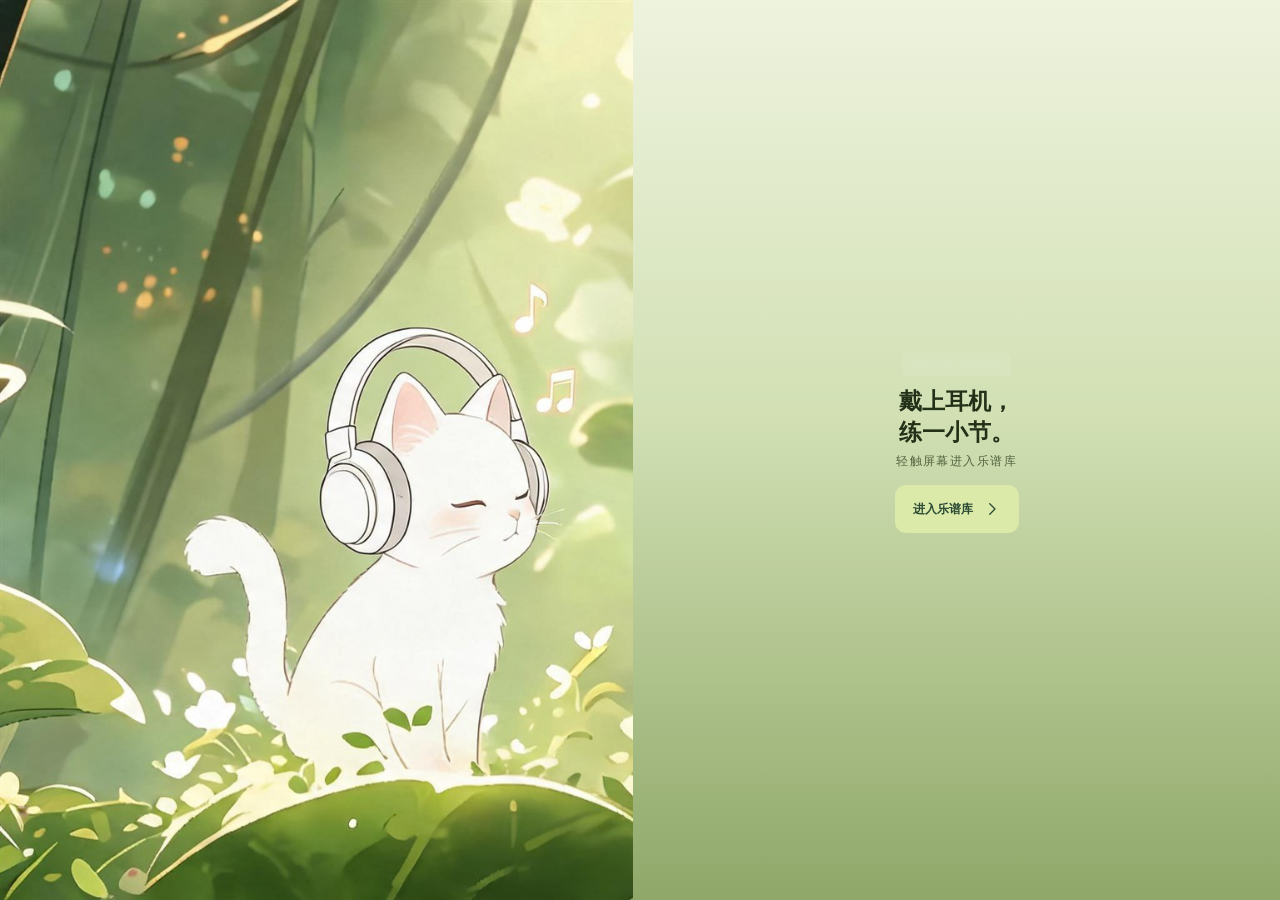
<file: app/src/main/assets/index.html>
<!doctype html>
<html lang="zh-CN">
<head>
  <meta charset="utf-8">
  <meta name="viewport" content="width=device-width,initial-scale=1,maximum-scale=1,viewport-fit=cover">
  <meta name="theme-color" content="#f6f5f0">
  <meta http-equiv="Content-Security-Policy" content="default-src 'self' data:; script-src 'self' 'wasm-unsafe-eval' 'unsafe-eval'; worker-src 'self' blob:; style-src 'self' 'unsafe-inline'; img-src 'self' data:; media-src 'self'; connect-src 'self'; object-src 'none'; base-uri 'none'; frame-src 'none'">
  <title>识谱助手</title>
  <link rel="stylesheet" href="app.css">
  <link rel="stylesheet" href="refinements.css">
  <link rel="stylesheet" href="mobile-omr.css">
</head>
<body>
<svg class="sprite" xmlns="http://www.w3.org/2000/svg" aria-hidden="true"><defs>
  <symbol id="i-note" viewBox="0 0 24 24"><path d="M9 18V5l11-2v13M9 9l11-2"/><ellipse cx="5.5" cy="18" rx="3.5" ry="2.5"/><ellipse cx="16.5" cy="16" rx="3.5" ry="2.5"/></symbol>
  <symbol id="i-plus" viewBox="0 0 24 24"><path d="M12 5v14M5 12h14"/></symbol>
  <symbol id="i-arrow" viewBox="0 0 24 24"><path d="m9 5 7 7-7 7"/></symbol>
  <symbol id="i-back" viewBox="0 0 24 24"><path d="m15 5-7 7 7 7"/></symbol>
  <symbol id="i-settings" viewBox="0 0 24 24"><path d="M4 7h16M4 17h16"/><circle cx="8" cy="7" r="3"/><circle cx="16" cy="17" r="3"/></symbol>
  <symbol id="i-library" viewBox="0 0 24 24"><rect x="3" y="4" width="7" height="16" rx="2"/><path d="m14 4 6 1-2 15-6-1z"/></symbol>
  <symbol id="i-chart" viewBox="0 0 24 24"><path d="M4 20h16M7 16v-4M12 16V7M17 16V4"/></symbol>
  <symbol id="i-upload" viewBox="0 0 24 24"><path d="M12 16V3m-5 5 5-5 5 5M4 15v5h16v-5"/></symbol>
  <symbol id="i-play" viewBox="0 0 24 24"><path d="m9 5 11 7-11 7z"/></symbol>
  <symbol id="i-loop" viewBox="0 0 24 24"><path d="M4 10a8 8 0 0 1 13-5l3 3M20 3v5h-5M20 14A8 8 0 0 1 7 19l-3-3M4 21v-5h5"/></symbol>
  <symbol id="i-bulb" viewBox="0 0 24 24"><path d="M8 16a7 7 0 1 1 8 0l-1 3H9zM10 22h4M9 15h6"/></symbol>
  <symbol id="i-trash" viewBox="0 0 24 24"><path d="M3 6h18M9 6V3h6v3M6 6l1 15h10l1-15M10 10v7M14 10v7"/></symbol>
  <symbol id="i-pause" viewBox="0 0 24 24"><path d="M8 5v14M16 5v14"/></symbol>
  <symbol id="i-stop" viewBox="0 0 24 24"><rect x="5" y="5" width="14" height="14" rx="2"/></symbol>
  <symbol id="i-close" viewBox="0 0 24 24"><path d="m6 6 12 12M6 18 18 6"/></symbol>
  <symbol id="i-check" viewBox="0 0 24 24"><path d="m4 12 5 5L20 6"/></symbol>
  <symbol id="i-edit" viewBox="0 0 24 24"><path d="m16 3 5 5-12 12H4v-5zM13 6l5 5"/></symbol>
  <symbol id="i-hand" viewBox="0 0 24 24"><path d="M8 12V6a2 2 0 0 1 4 0v5-7a2 2 0 0 1 4 0v8-6a2 2 0 0 1 4 0v11a5 5 0 0 1-5 5h-2a6 6 0 0 1-4-2l-5-6a2 2 0 0 1 3-3l3 3"/></symbol>
</defs></svg>
<div id="splash" class="splash" role="button" tabindex="0" aria-label="进入乐谱库">
  <img class="splash-art" src="splash/cat.jpg" alt="戴耳机的小白猫">
  <div class="splash-copy">
    <span class="tag light">本机识谱 · 离线可用</span>
    <h1>戴上耳机，<br>练一小节。</h1>
    <p>轻触屏幕进入乐谱库</p>
    <button id="splash-enter" class="button lime" type="button">进入乐谱库 <svg><use href="#i-arrow"/></svg></button>
  </div>
</div>
<main id="app">
  <section id="home" class="screen active">
    <header class="topbar"><div class="brand"><span class="brand-mark"><svg><use href="#i-note"/></svg></span><span>识谱助手<small>SIGHTREAD COMPANION</small></span></div><button class="icon-button" data-action="settings" aria-label="设置"><svg><use href="#i-settings"/></svg></button></header>
    <div class="page-scroll">
      <div class="greeting"><span class="eyebrow">一点一点，读懂音乐</span><h1>让音符，<br>落在你的指尖。</h1><p>选一份喜欢的乐谱，从第一个音开始。</p></div>
      <article class="hero"><div class="hero-copy"><span class="tag light">从这里开始</span><h2>今天，练一小节</h2><p>不赶节奏，弹对了再往前。</p><button id="demo-start" class="button lime">开始练习 <svg><use href="#i-arrow"/></svg></button></div><div class="piano-art" aria-hidden="true"><span class="floating-note">♪</span><div class="art-keys"><i></i><i></i><i></i><i></i><i></i><i></i><i></i></div></div></article>
      <div class="section-heading"><h2>我的乐谱 <span id="library-count">01</span></h2><span>本机保存</span></div>
      <div id="library-list"></div>
      <button class="import-card" data-action="import"><span class="import-icon"><svg><use href="#i-plus"/></svg></span><span><strong>导入你的乐谱</strong><small>图片 / PDF / MusicXML / MXL</small></span><svg class="chevron"><use href="#i-arrow"/></svg></button>
      <div class="quiet-tip"><svg><use href="#i-hand"/></svg><p>竖屏单手，横屏更宽<br><span>键盘缩放 · 音域跟随 · 和弦依次点齐</span></p></div>
    </div>
    <nav class="bottom-nav"><button class="selected" data-screen="home"><svg><use href="#i-library"/></svg><span>乐谱</span></button><button data-screen="settings"><svg><use href="#i-settings"/></svg><span>设置</span></button></nav>
  </section>

  <section id="practice" class="screen">
    <header class="practice-header"><button class="icon-button" data-action="leavePractice" aria-label="返回乐谱"><svg><use href="#i-back"/></svg></button><div><span class="eyebrow">专注这一刻</span><h2 id="practice-title">初见 · 八小节练习</h2></div><button class="icon-button" data-action="setup" aria-label="练习设置"><svg><use href="#i-settings"/></svg></button></header>
    <div class="practice-main"><div class="practice-meta"><span id="hand-label" class="pill">右手 · 逐音练习</span><span id="step-label">1 / 32</span></div><div class="progress-track"><div id="practice-progress"></div></div>
      <div class="score-panel"><button id="focus-toggle" class="focus-toggle" data-action="focusPractice" aria-pressed="false">全屏练习</button><div class="score-heading"><span id="measure-label">第 1 小节</span><button class="text-button" data-action="source">原谱 / 校对 <svg><use href="#i-arrow"/></svg></button></div><div id="staff" class="staff" aria-label="当前小节五线谱"></div><div class="staff-legend"><span><i class="dot yellow"></i>当前位置</span><span><i class="dot muted"></i>其他音符</span><span id="key-label">4/4</span></div></div>
      <div id="feedback" class="feedback" aria-live="polite"><div class="feedback-dot"></div><div><strong id="feedback-title">找到高亮音符的位置</strong><p id="feedback-detail">轻点下方琴键，弹对后自动继续</p></div></div>
      <div class="playback-bar" aria-label="乐谱自动播放"><button id="playback-toggle" data-action="playbackToggle" aria-label="播放乐谱示范"><svg><use href="#i-play"/></svg><span>示范播放</span></button><button data-action="playbackStop" aria-label="停止播放"><svg><use href="#i-stop"/></svg></button><label>速度 <input id="playback-tempo" type="number" min="30" max="240" value="100" inputmode="numeric" aria-label="示范速度，每分钟拍数"> BPM</label><span id="playback-status" aria-live="polite">所选声部与小节</span></div><div class="practice-tools"><button data-action="previous"><svg><use href="#i-back"/></svg>上一个</button><button id="hint-button" data-action="hint"><svg><use href="#i-bulb"/></svg>给我提示</button><button data-action="restart"><svg><use href="#i-loop"/></svg>重来</button></div>
    </div>
    <div class="piano-dock"><div class="keyboard-bar"><span id="octave-label">C4 — C5</span><button id="follow-button" class="mini-toggle on" data-action="follow">音域跟随 <i></i></button><button id="wide-button" class="mini-toggle" data-action="wide" aria-label="切换琴键宽度">宽琴键</button></div><div id="keyboard-window"><div id="keyboard"></div></div><div class="keyboard-zoom"><button data-action="zoomOut" aria-label="缩小琴键，显示更多键位">－</button><label for="keyboard-zoom">更多键位</label><input id="keyboard-zoom" type="range" min="18" max="64" value="43" aria-label="琴键宽度"><span>大琴键</span><button data-action="zoomIn" aria-label="放大琴键">＋</button></div><div class="keyboard-navigation"><button class="octave-button" data-action="octaveDown" aria-label="降低一个八度"><svg><use href="#i-back"/></svg><span>低八度</span></button><input id="keyboard-range" type="range" min="0" max="44" value="23" aria-label="移动键盘音域"><button class="octave-button" data-action="octaveUp" aria-label="升高一个八度"><span>高八度</span><svg><use href="#i-arrow"/></svg></button></div><p class="keyboard-tip">滑条移动音域 · 缩小琴键可显示更多键位 · 支持横屏</p></div>
  </section>

  <section id="detail" class="screen"><header class="sub-header"><button class="icon-button" data-screen="home" aria-label="返回"><svg><use href="#i-back"/></svg></button><h2 id="detail-title">乐谱详情</h2><button class="delete-detail-button" data-action="delete" aria-label="删除乐谱"><svg><use href="#i-trash"/></svg><span>删除</span></button></header><div class="page-scroll detail-scroll"><div id="detail-status" class="notice"></div><div id="page-controls" class="page-controls hidden"><button data-action="pagePrevious">上一页</button><label class="page-picker"><select id="page-select" aria-label="选择乐谱页码"><option value="0">第 1 页</option></select><span id="page-number">共 1 页</span></label><button data-action="pageNext">下一页</button></div><div id="source-preview" class="source-preview"><p>原谱将在这里显示</p></div><div class="section-heading"><h2>校对音符</h2><span>保存后离线练习</span></div><p class="helper">按小节核对音高与左右手：点谱面上的音符就能改音高、换谱表或删除；复杂节奏和版式请参考原谱。</p><label class="field">曲名<input id="edit-title" maxlength="100" placeholder="为乐谱起个名字"></label><div id="measure-editor" class="editor"></div><button class="button secondary full" data-action="addMeasure"><svg><use href="#i-plus"/></svg>添加一个小节</button><p class="helper">点一下谱面上的音符即可修改；上下谱表默认分别为右手、左手，可在练习前互换。</p></div><div class="detail-bottom"><button id="recognize-button" class="button secondary" data-action="localRecognize"><svg><use href="#i-note"/></svg>手机识谱</button><button class="button primary" data-action="saveEdit"><svg><use href="#i-check"/></svg>保存校对</button><button id="detail-practice-button" class="button primary hidden" data-action="setup">开始练习 <svg><use href="#i-arrow"/></svg></button></div></section>

  <section id="settings" class="screen"><header class="sub-header"><button class="icon-button" data-screen="home" aria-label="返回乐谱"><svg><use href="#i-back"/></svg></button><h2>设置</h2></header><div class="page-scroll"><div class="section-heading"><h2>练习偏好</h2><span>本机保存</span></div><label class="switch-row"><span><strong>显示琴键音名</strong><small>默认只标中央 C 与八度位置</small></span><input id="labels-setting" type="checkbox" role="switch"></label><div class="section-heading"><h2>关于</h2><span>识谱助手 0.3.0</span></div><div class="about"><strong>手机离线识谱 · 竖横屏练习</strong><p>钢琴采样：Alexander Holm · Salamander Grand Piano<br>CC BY 3.0，经 Tone.js 音频库分发。音高变调播放。</p><small>乐谱与练习数据只保存在本机，未集成广告或分析服务。</small></div></div><div class="detail-bottom"><button class="button primary" data-action="saveSettings"><svg><use href="#i-check"/></svg>保存设置</button></div><nav class="bottom-nav"><button data-screen="home"><svg><use href="#i-library"/></svg><span>乐谱</span></button><button class="selected" data-screen="settings"><svg><use href="#i-settings"/></svg><span>设置</span></button></nav></section>
</main>

<div id="modal-backdrop" class="modal-backdrop hidden"></div>
<section id="setup-sheet" class="sheet hidden" role="dialog" aria-modal="true" aria-label="开始练习"><div class="sheet-handle"></div><div class="sheet-title"><div><span class="eyebrow">按你的步调来</span><h2>这次怎么练？</h2></div><button class="icon-button" data-action="closeSheet" aria-label="关闭"><svg><use href="#i-close"/></svg></button></div><div class="sheet-content"><label class="control-label">选择声部</label><div id="hand-options" class="segmented"><button data-value="LEFT">左手</button><button class="selected" data-value="RIGHT">右手</button><button data-value="BOTH">双手</button></div><label class="control-label">练习方式</label><div id="mode-options" class="mode-options"><button class="selected" data-value="NOTE"><strong>逐音练习</strong><span>一个音一个音认</span></button><button data-value="MEASURE"><strong>小节练习</strong><span>和弦可逐键点齐</span></button></div><div class="range-fields"><label class="field">从第几小节<select id="start-measure"></select></label><span>至</span><label class="field">到第几小节<select id="end-measure"></select></label></div><label class="switch-row"><span><strong>循环练习</strong><small>最后一个音完成后，回到开头</small></span><input id="loop-setting" type="checkbox" role="switch"></label><label class="switch-row"><span><strong>互换上下谱表的手</strong><small>默认上谱表右手、下谱表左手</small></span><input id="swap-setting" type="checkbox" role="switch"></label><p class="helper">只判断音高，不限制速度。休止符和延音连结的后续音会跳过，不要求再次按键。</p></div><button id="start-practice" class="button primary full">开始练习 <svg><use href="#i-play"/></svg></button></section>

<section id="complete-sheet" class="sheet hidden" role="dialog" aria-modal="true" aria-label="练习完成"><div class="sheet-handle"></div><div class="completion-mark"><svg><use href="#i-check"/></svg></div><h2 class="completion-title">又读懂了一段音乐。</h2><p class="helper centered">慢慢来，熟悉感会一点一点长出来。</p><div class="stats-grid"><div><strong id="result-accuracy">100%</strong><span>音高正确率</span></div><div><strong id="result-notes">0</strong><span>正确音符</span></div><div><strong id="result-wrong">0</strong><span>错音次数</span></div></div><button class="button primary full" data-action="again">再练一次 <svg><use href="#i-loop"/></svg></button><button class="button text full" data-action="done">回到我的乐谱</button></section>

<div id="busy-overlay" class="busy-overlay hidden" role="status"><div class="spinner"></div><strong id="busy-text">正在处理…</strong><button class="button secondary" data-action="cancelRecognition">停止等待</button></div>
<div id="toast" class="toast" role="status"></div>
<script src="app.js"></script>
<script src="refinements.js"></script>
<script src="mobile-omr.js"></script>
</body>
</html>
</file>
<file: app/src/main/assets/app.css>
:root{--bg:#f6f5f0;--ink:#24342d;--green:#356752;--deep:#234b3b;--muted:#8a9189;--line:#e4e7dd;--lime:#dbe9a9;--orange:#c77e5d;--white:#fffefa;--key-width:43px;font-family:system-ui,-apple-system,'Segoe UI','Microsoft YaHei',sans-serif;color:var(--ink);font-size:14px}*{box-sizing:border-box;-webkit-tap-highlight-color:transparent}body{margin:0;background:var(--bg);overscroll-behavior:none}button,input,select{font:inherit}button{border:0;cursor:pointer;color:inherit;background:none;min-height:44px;touch-action:manipulation}button:focus-visible,input:focus-visible,select:focus-visible{outline:2px solid var(--green);outline-offset:3px}button:active{filter:brightness(.94)}button:disabled{opacity:.4}svg{width:22px;height:22px;fill:none;stroke:currentColor;stroke-width:1.7;stroke-linecap:round;stroke-linejoin:round;flex-shrink:0}.sprite{position:absolute;width:0;height:0;overflow:hidden}.hidden{display:none!important}h1,h2,p{margin:0}h1{font-weight:650;letter-spacing:-1.1px;font-size:36px;line-height:1.35}h2{font-size:18px;letter-spacing:-.35px}.screen{display:none;height:100dvh;height:100vh;flex-direction:column;width:100%;max-width:720px;margin:auto}.screen.active{display:flex}#app{height:100dvh;height:100vh}.topbar{display:flex;align-items:center;justify-content:space-between;flex-shrink:0;padding:20px 24px 12px}.brand{display:flex;align-items:center;gap:10px;font-size:19px;font-weight:700;letter-spacing:.4px}.brand small{display:block;font-size:8px;letter-spacing:1.8px;color:var(--muted);margin-top:5px;font-weight:500}.brand-mark{width:37px;height:42px;border-radius:13px;background:var(--green);display:grid;place-items:center;color:var(--lime)}.brand-mark svg{width:23px;height:23px}.icon-button{width:44px;height:44px;display:grid;place-items:center;border-radius:50%;flex-shrink:0}.topbar>.icon-button{border:1px solid var(--line)}.page-scroll{flex:1;overflow-y:auto;padding:0 24px 24px;scrollbar-width:none}.page-scroll::-webkit-scrollbar{display:none}.greeting{padding:24px 0}.eyebrow{font-size:10px;letter-spacing:1.6px;color:var(--muted);font-weight:500}.greeting h1{margin-top:10px}.greeting p{font-size:12px;color:var(--muted);margin-top:13px}.hero{background:var(--deep);color:#fffdf4;border-radius:24px;min-height:204px;padding:23px 22px;position:relative;overflow:hidden;display:flex}.hero-copy{position:relative;z-index:2;min-width:62%}.tag{display:inline-block;font-size:9px;letter-spacing:1px;padding:5px 9px;border-radius:5px;background:#e9eee1;color:var(--green)}.tag.light{color:#d9e5c4;background:#ffffff13}.hero h2{font-size:23px;margin-top:13px;font-weight:550}.hero p{font-size:11px;color:#d5ded0;margin-top:8px}.button{display:inline-flex;align-items:center;justify-content:center;gap:10px;min-height:48px;border-radius:13px;padding:11px 18px;font-weight:600;font-size:13px;line-height:1.3}.button svg{width:18px;height:18px}.button.lime{margin-top:21px;background:var(--lime);color:#2b4a35;min-height:41px;border-radius:11px;font-size:12px}.button.primary{background:var(--green);color:white}.button.secondary{border:1px solid #d7ded0;background:#f9faf3;color:var(--green)}.button.text{color:var(--muted)}.button.full{width:100%}.piano-art{position:absolute;right:-16px;bottom:16px;transform:rotate(-17deg);width:154px;height:157px}.floating-note{position:absolute;top:-22px;left:52px;color:#dce9b1;font-size:57px;font-family:serif;transform:rotate(12deg)}.art-keys{position:absolute;bottom:0;display:flex;gap:3px;border:7px solid #18382c;border-radius:10px;background:#18382c;height:111px;padding:0 1px;box-shadow:0 12px 0 #18382c}.art-keys i{position:relative;width:22px;background:#f3eedb;border-radius:2px 2px 4px 4px;box-shadow:inset 0 -6px #d1d4be}.art-keys i:nth-child(1):after,.art-keys i:nth-child(2):after,.art-keys i:nth-child(4):after,.art-keys i:nth-child(5):after,.art-keys i:nth-child(6):after{content:'';position:absolute;right:-8px;top:0;width:13px;height:62px;background:#203c30;z-index:1;border-radius:0 0 2px 2px;box-shadow:inset 0 -5px #122c21}.section-heading{display:flex;align-items:center;justify-content:space-between;margin:27px 0 13px}.section-heading h2{font-size:16px}.section-heading h2 span{font-size:10px;color:var(--muted);margin-left:7px;font-weight:400}.section-heading>span{font-size:10px;color:var(--muted)}.score-card{display:flex;align-items:center;gap:13px;padding:14px 0;border-bottom:1px solid var(--line);width:100%;text-align:left}.score-thumb{width:55px;height:68px;background:#fffefa;border:1px solid #e6e7de;border-radius:6px;flex-shrink:0;position:relative;display:grid;place-items:center}.score-thumb svg{width:46px;height:52px;stroke-width:1;stroke:#697467}.score-card h3{margin:0;font-size:13px;line-height:1.6;font-weight:600;overflow:hidden;max-width:230px;text-overflow:ellipsis;white-space:nowrap}.score-card .score-copy{flex:1;min-width:0}.score-card p{font-size:10px;color:var(--muted);margin-top:7px}.score-card .card-badge{font-size:9px;display:inline-block;background:#e6eddd;color:#52704c;border-radius:4px;padding:3px 6px;margin-right:5px}.score-card .card-badge.pending{background:#f2e8d8;color:#a27d46}.chevron{width:15px;height:15px;color:#91a08d}.import-card{display:flex;align-items:center;gap:13px;border:1px dashed #bccbb7;border-radius:15px;padding:17px 15px;width:100%;margin-top:17px;text-align:left}.import-icon{display:grid;place-items:center;width:40px;height:40px;background:#e9eddf;border-radius:12px;color:var(--green)}.import-card strong{display:block;font-size:13px}.import-card small{display:block;font-size:10px;color:var(--muted);margin-top:6px}.import-card>.chevron{margin-left:auto}.quiet-tip{display:flex;align-items:center;justify-content:center;gap:10px;color:#a1a693;margin:24px 0 2px}.quiet-tip svg{width:22px;height:22px}.quiet-tip p{font-size:10px;line-height:1.7}.quiet-tip span{font-size:9px;color:#a6ad9e}.bottom-nav{display:flex;align-items:center;justify-content:space-around;flex-shrink:0;border-top:1px solid var(--line);padding:8px 12px 9px;background:var(--bg)}.bottom-nav button{display:flex;align-items:center;flex-direction:column;justify-content:center;gap:5px;min-width:75px;color:#9da497;min-height:46px}.bottom-nav button.selected{color:var(--green)}.bottom-nav span{font-size:10px}.bottom-nav svg{width:21px;height:21px}.small-title{font-size:27px;margin-top:8px}.sub-header,.practice-header{display:flex;align-items:center;gap:9px;padding:13px 14px 9px;flex-shrink:0}.practice-header>div{flex:1;min-width:0}.practice-header h2{font-size:15px;margin-top:5px;text-overflow:ellipsis;white-space:nowrap;overflow:hidden}.practice-header .eyebrow{font-size:9px;letter-spacing:1px}.sub-header h2{flex:1;font-size:17px}.practice-main{padding:12px 20px 7px;flex:1;min-height:0;overflow:auto}.practice-meta{display:flex;align-items:center;justify-content:space-between;margin-bottom:11px;font-size:10px;color:var(--muted)}.pill{background:#e6ecde;color:#5c7859;padding:6px 10px;border-radius:7px;font-size:10px}.progress-track{height:4px;border-radius:3px;background:#e4e8dc;margin-bottom:16px;overflow:hidden}.progress-track>div{height:100%;width:3%;background:var(--green);transition:width .18s}.score-panel{background:var(--white);border:1px solid #e9e9df;border-radius:18px;padding:9px 13px 11px}.score-heading{display:flex;align-items:center;justify-content:space-between;font-size:11px;color:#66745e}.text-button{font-size:10px;display:flex;align-items:center;gap:3px;min-height:34px;color:#9b9f90;padding:0}.text-button svg{width:12px;height:12px}.staff{width:100%;min-height:140px;display:flex;align-items:center;justify-content:center;overflow:hidden}.staff>svg{width:100%;height:auto;min-height:138px;max-height:230px;stroke:none;fill:none}.staff-legend{display:flex;gap:14px;font-size:8px;color:#98a18c;align-items:center;margin-top:2px}.staff-legend>span:last-child{margin-left:auto;font-size:10px}.dot{display:inline-block;height:5px;width:5px;border-radius:50%;margin-right:4px;vertical-align:middle}.dot.green{background:var(--green)}.dot.muted{background:#cbd1c1}.feedback{display:flex;align-items:center;gap:11px;min-height:70px;padding:13px 4px}.feedback strong{font-size:13px;font-weight:550}.feedback p{font-size:10px;color:#929a89;line-height:1.5;margin-top:5px}.feedback-dot{height:8px;width:8px;background:#a9bd88;border-radius:50%;flex-shrink:0;box-shadow:0 0 0 5px #e9eddf;margin:0 5px}.feedback.wrong .feedback-dot{background:#ce8665;box-shadow:0 0 0 5px #f1e5dc}.feedback.wrong strong{color:#b36b4e}.practice-tools{display:flex;align-items:center;justify-content:space-between;border-top:1px solid var(--line);padding-top:1px}.practice-tools button{font-size:10px;color:#7e8b74;display:flex;align-items:center;gap:5px}.practice-tools button svg{width:15px;height:15px}.practice-tools button.on{color:var(--green);font-weight:650}.piano-dock{background:#e8ebdf;padding:10px 0 7px;flex-shrink:0;border-radius:20px 20px 0 0;border-top:1px solid #dce2d1}.keyboard-bar{display:flex;align-items:center;gap:10px;min-height:35px;padding:0 17px 6px;font-size:10px;color:#718064}.keyboard-bar>span{flex:1;font-weight:600;font-size:11px}.mini-toggle{font-size:9px;min-height:30px;padding:3px 0;display:flex;align-items:center;gap:4px;color:#909c84}.mini-toggle i{display:inline-block;width:20px;height:11px;background:#c0cab4;border-radius:7px;position:relative}.mini-toggle i:after{content:'';position:absolute;top:2px;left:2px;width:7px;height:7px;border-radius:50%;background:#fff}.mini-toggle.on{color:var(--green)}.mini-toggle.on i{background:var(--green)}.mini-toggle.on i:after{left:11px}#keyboard-window{height:178px;overflow:hidden;border-top:6px solid #344337;border-bottom:7px solid #344337;touch-action:none;background:#344337}#keyboard{height:100%;position:relative;touch-action:none;user-select:none;-webkit-user-select:none}.piano-key{position:absolute;top:0;display:flex;justify-content:center;align-items:flex-end;user-select:none;-webkit-user-select:none;touch-action:none}.piano-key.white{height:100%;width:var(--key-width);background:linear-gradient(90deg,#f3f0e6,#fffef7 24%,#fffef7 80%,#edece0);border:1px solid #b7bdb0;border-top:0;border-radius:0 0 5px 5px;z-index:1;box-shadow:inset 0 -6px #e2e3d6}.piano-key.black{width:calc(var(--key-width)*.59);height:61%;z-index:3;background:linear-gradient(90deg,#1d2d24,#344338 35%,#26372b);border-radius:0 0 4px 4px;box-shadow:inset 0 -7px #16271d,1px 1px 2px #0008}.piano-key span{font-size:9px;margin-bottom:12px;color:#969f8a;pointer-events:none}.piano-key.black span{display:none}.piano-key.white.active{background:#bed1a3;box-shadow:inset 0 -5px #94ae78}.piano-key.black.active{background:#6b9259;box-shadow:inset 0 -5px #456d37}.piano-key.white.hinted{background:#e2eec6}.piano-key.hinted:before{content:'';position:absolute;bottom:38px;height:7px;width:7px;background:#668650;border-radius:50%}.piano-key.black.hinted:before{bottom:15px;background:#d9e9a3}.piano-key.wrong-key{background:#e1ad93!important}.keyboard-navigation{display:flex;align-items:center;gap:9px;padding:4px 13px 0}.octave-button{display:flex;align-items:center;gap:2px;white-space:nowrap;font-size:9px;min-width:67px;min-height:39px;color:#65775d;padding:0}.octave-button svg{width:15px;height:15px}input[type=range]{flex:1;width:100%;min-width:0;accent-color:var(--green);height:32px;cursor:grab}.keyboard-tip{text-align:center;font-size:8px;color:#96a08a;letter-spacing:.3px}.modal-backdrop{position:fixed;inset:0;background:#182c24a8;z-index:40;backdrop-filter:blur(3px)}.sheet{position:fixed;z-index:41;bottom:0;left:50%;transform:translateX(-50%);width:100%;max-width:600px;max-height:94vh;border-radius:25px 25px 0 0;background:var(--bg);padding:10px 23px max(18px,env(safe-area-inset-bottom));display:flex;flex-direction:column;box-shadow:0 -12px 60px #18382c2a}.sheet-handle{width:33px;height:4px;background:#d3d9ca;margin:0 auto 16px;border-radius:5px;flex-shrink:0}.sheet-title{display:flex;justify-content:space-between;align-items:center;flex-shrink:0;margin-bottom:17px}.sheet-title h2{margin-top:7px;font-size:23px}.sheet-content{overflow-y:auto;flex:1;padding-bottom:15px}.control-label{font-size:11px;color:#71836b;display:block;margin:1px 0 10px}.segmented{display:flex;background:#e9ecdf;border-radius:12px;padding:4px;margin-bottom:21px}.segmented button{flex:1;font-size:12px;min-height:41px;border-radius:9px;color:#8a9680}.segmented button.selected{background:var(--white);box-shadow:0 2px 5px #55673b14;color:var(--green);font-weight:600}.mode-options{display:flex;gap:10px;margin-bottom:17px}.mode-options button{flex:1;text-align:left;border:1px solid #e0e5d5;border-radius:12px;padding:13px 11px;min-height:75px}.mode-options button.selected{border:1.5px solid var(--green);background:#eef1e3}.mode-options strong{font-size:12px;display:block;font-weight:600}.mode-options span{font-size:9px;color:#909b83;display:block;margin-top:8px}.field{display:block;font-size:10px;color:#829177;margin:10px 0 16px}.field input,.field select{display:block;width:100%;border:1px solid #dce2d1;background:var(--white);border-radius:10px;padding:12px 11px;margin-top:8px;color:var(--ink);font-size:13px;min-height:45px}.range-fields{display:flex;gap:12px;align-items:center}.range-fields .field{flex:1}.range-fields>span{font-size:11px;color:var(--muted);margin-top:8px}.switch-row{display:flex;align-items:center;justify-content:space-between;gap:12px;padding:13px 0;border-bottom:1px solid var(--line)}.switch-row strong{font-size:12px;font-weight:550;display:block}.switch-row small{display:block;color:#929d86;font-size:9px;margin-top:6px}.switch-row input{width:21px;height:21px;accent-color:var(--green);flex-shrink:0}.helper{font-size:10px;color:#929c87;line-height:1.9;margin-top:13px}.centered{text-align:center}.about{padding:24px 0 3px;font-size:12px}.about p{font-size:10px;color:#929d87;margin:7px 0 12px}.about small{font-size:9px;color:#9ba38f;line-height:1.9}.stats-grid{display:flex;gap:7px;background:#e9eede;border-radius:17px;margin:19px 0 23px;padding:23px 8px}.stats-grid>div{flex:1;text-align:center}.stats-grid strong{display:block;font-size:25px;font-weight:500;color:var(--green);letter-spacing:-1px}.stats-grid span{display:block;font-size:9px;color:#8e9b80;margin-top:8px}.history-card{padding:17px 0;border-bottom:1px solid var(--line);display:flex;gap:13px;align-items:center}.history-card>div{flex:1}.history-card strong{font-size:12px}.history-card p{font-size:10px;color:var(--muted);margin-top:8px}.history-card>b{font-size:22px;color:var(--green);font-weight:450}.empty-state{padding:45px 12px;text-align:center;color:#96a189;line-height:2.2;font-size:12px}.empty-state svg{width:35px;height:35px;display:block;margin:0 auto 17px}.completion-mark{width:64px;height:64px;border-radius:50%;background:#e0eacb;display:grid;place-items:center;margin:12px auto 20px;color:var(--green)}.completion-mark svg{width:29px;height:29px}.completion-title{text-align:center;font-size:23px;letter-spacing:-.5px}.notice{background:#e9efde;padding:15px;border-radius:13px;font-size:11px;line-height:1.8;color:#6b815e;margin:8px 0 17px}.notice.pending{background:#f3eadb;color:#a27c44}.source-preview{border:1px solid var(--line);border-radius:13px;max-height:50vh;overflow:auto;min-height:90px;display:flex;align-items:center;justify-content:center;background:white;touch-action:pan-x pan-y pinch-zoom}.source-preview p{padding:20px;color:#a0a78f;font-size:11px}.source-preview img{width:100%;display:block;align-self:flex-start}.page-controls{display:flex;align-items:center;justify-content:center;gap:24px;font-size:11px;color:#809073}.page-controls button{font-size:11px}.detail-bottom{display:flex;flex-wrap:wrap;gap:8px;padding:12px 19px;border-top:1px solid var(--line);background:var(--bg)}.detail-bottom .button{flex:1;padding:12px;font-size:11px;min-width:96px}.detail-scroll{padding:0 20px 25px}.editor{background:var(--white);border:1px solid var(--line);padding:13px;border-radius:13px;margin-bottom:13px}.editor-title{display:flex;align-items:center;justify-content:space-between}.editor-title select{border:1px solid #dce3d1;background:white;border-radius:8px;padding:8px;font-size:11px;max-width:170px}.editor-row{display:grid;grid-template-columns:1fr 60px 32px;gap:5px;align-items:center;margin-top:10px}.editor-row input,.editor-row select{width:100%;min-width:0;border:1px solid var(--line);border-radius:7px;padding:11px 6px;font-size:11px;color:var(--ink);background:white}.editor-row button{min-width:32px;color:#a2ac97;padding:0}.editor-row button svg{width:14px;height:14px}.editor-onset{font-size:9px;color:#99a48c;margin:9px 0 0}.editor-add{font-size:11px;color:var(--green);width:100%;text-align:center;border-top:1px solid var(--line);margin-top:12px}.toast{position:fixed;left:50%;bottom:85px;transform:translate(-50%,20px);padding:13px 18px;background:#243d30f0;color:#f4f3e8;border-radius:12px;z-index:90;font-size:12px;max-width:88vw;width:max-content;opacity:0;pointer-events:none;transition:.2s;line-height:1.7}.toast.visible{opacity:1;transform:translate(-50%,0)}.busy-overlay{position:fixed;inset:0;background:#f6f5f0f5;z-index:80;display:flex;flex-direction:column;justify-content:center;align-items:center;gap:24px;padding:35px;text-align:center}.busy-overlay strong{font-size:13px;line-height:1.9;font-weight:500}.busy-overlay .button{margin-top:10px}.spinner{width:35px;height:35px;border-radius:50%;border:3px solid #dce5d0;border-top-color:var(--green);animation:spin 1s linear infinite}@keyframes spin{to{transform:rotate(360deg)}}@media(max-height:720px){.topbar{padding-top:12px}.greeting{padding:14px 0 20px}.greeting h1{font-size:31px}.hero{min-height:185px;padding:19px}.hero h2{font-size:21px}.hero .button{margin-top:16px}.practice-header{padding-top:5px;padding-bottom:5px}.practice-main{padding-top:6px}.score-panel{padding:3px 10px 8px}.staff{min-height:115px}.staff>svg{min-height:110px;max-height:165px}.feedback{min-height:57px;padding:9px 4px}.piano-dock{padding-top:5px}#keyboard-window{height:151px}.keyboard-tip{display:none}.keyboard-navigation{padding-top:0}.progress-track{margin-bottom:11px}.practice-tools button{min-height:34px}.sheet-title{margin-bottom:12px}.sheet-content{padding-bottom:10px}}@media(min-width:600px){.greeting h1{font-size:42px}.hero{min-height:215px}.piano-art{right:20px}.score-card h3{max-width:450px}.practice-main{padding:15px 32px}.staff>svg{max-height:280px}#keyboard-window{height:210px}.sheet{bottom:20px;border-radius:25px}.screen{border-left:1px solid #e2e5d9;border-right:1px solid #e2e5d9}}@media(prefers-reduced-motion:reduce){*{animation:none!important;transition:none!important;scroll-behavior:auto!important}}
</file>
<file: app/src/main/assets/refinements.css>
@font-face{font-family:Bravura;src:url('fonts/Bravura.otf') format('opentype');font-display:block}
.screen{height:100vh;height:100dvh}.screen.active{overflow:hidden}#app{height:100vh;height:100dvh}
.keyboard-bar{min-height:44px;padding-bottom:0}.mini-toggle{min-height:44px;padding:3px}.octave-button{min-height:44px}.practice-tools button{min-height:44px}.practice-tools{flex-shrink:0;padding:0 20px;background:var(--bg)}
.source-preview img{max-width:none;transform-origin:0 0}.source-preview.zoomed{display:block}.source-preview.zoomed img{width:190%}.preview-tools{display:flex;align-items:center;justify-content:space-between;gap:12px;margin:4px 0 10px;color:#88977d;font-size:10px}.preview-tools button{font-size:10px;min-height:44px;border:1px solid #dce2d1;border-radius:9px;padding:0 12px}
.library-row{display:flex;align-items:stretch;border-bottom:1px solid var(--line);gap:5px}.library-row .score-card{border:0;min-width:0;flex:1}.library-delete{display:flex;align-items:center;justify-content:center;flex-direction:column;gap:2px;min-width:48px;padding:7px;color:#a56c56;font-size:10px}.library-delete svg{width:18px;height:18px}.score-card h3{max-width:100%}.delete-detail-button{display:flex;align-items:center;gap:4px;font-size:11px;color:#a56c56;padding:0 6px;min-width:60px}.delete-detail-button svg{height:17px;width:17px}
.page-controls{justify-content:space-between;gap:7px;margin:8px 0 0}.page-controls:not(.hidden)+.preview-tools{margin-top:0}.page-controls button{padding:0 8px;min-width:60px}.page-picker{display:flex;align-items:center;justify-content:center;gap:7px}.page-picker select{border:1px solid #dce2d1;background:var(--white);color:var(--ink);border-radius:8px;min-height:44px;max-width:105px;padding:6px;font-size:11px}.page-picker span{font-size:10px;white-space:nowrap}
.dot.yellow{background:#dbac2c}.staff-legend{font-size:9px}.score-heading{gap:8px}.score-heading>span{min-width:0;font-size:10px}.score-heading .text-button{white-space:nowrap}.staff svg .current-position{stroke:none}
.playback-bar{display:flex;align-items:center;gap:5px;flex-wrap:wrap;border:1px solid var(--line);border-radius:12px;padding:3px 6px;background:#f0f3e7;margin:2px 0 8px;min-height:46px}.playback-bar button{display:flex;align-items:center;justify-content:center;gap:5px;font-size:10px;min-height:44px;min-width:38px;padding:0 4px;color:var(--green)}.playback-bar button svg{width:17px;height:17px}.playback-bar label{display:flex;align-items:center;gap:3px;font-size:9px;color:#728368;white-space:nowrap;margin-left:auto}.playback-bar input{width:45px;min-height:38px;border:1px solid #dce2d1;background:var(--white);color:var(--ink);border-radius:7px;text-align:center;font-size:11px;padding:3px;appearance:textfield}.playback-bar input::-webkit-inner-spin-button{appearance:none}.playback-bar>span{font-size:9px;color:#829174;flex-basis:100%;text-align:center;padding-bottom:3px}.keyboard-zoom{display:flex;align-items:center;gap:5px;padding:0 12px;min-height:40px;color:#819170;font-size:9px}.keyboard-zoom button{font-size:20px;line-height:1;min-height:40px;min-width:32px;color:var(--green)}.keyboard-zoom label,.keyboard-zoom span{white-space:nowrap}.keyboard-zoom input{height:36px}.piano-key.playing.white{background:#f3d66e;box-shadow:inset 0 -5px #d2ac3f}.piano-key.playing.black{background:#ad8625;box-shadow:inset 0 -5px #7f641f}.keyboard-tip{letter-spacing:0;font-size:8px}
@media(max-width:375px){.practice-main{padding-left:13px;padding-right:13px}.playback-bar{gap:2px}.playback-bar button{font-size:9px}.keyboard-bar{gap:5px;padding-left:13px;padding-right:13px}.keyboard-bar>span{font-size:10px}.keyboard-zoom{padding:0 8px;gap:3px}.staff-legend{gap:10px}}
@media(max-height:700px) and (orientation:portrait){.staff>svg{height:112px;min-height:112px;max-height:112px}.staff{min-height:112px}.feedback{min-height:54px}.practice-main{padding-bottom:0}.practice-tools button{min-height:44px}.score-panel{padding-bottom:7px}.piano-dock{border-radius:15px 15px 0 0}.keyboard-tip{display:none}#keyboard-window{height:135px}.playback-bar{margin-bottom:4px}.playback-bar>span{display:none}.keyboard-zoom{min-height:36px}.keyboard-zoom button{min-height:36px}}
@media(orientation:landscape){.screen{max-width:none}#practice{border:0}.practice-header{padding:0 12px;min-height:38px;max-height:38px}.practice-header h2{margin:0;font-size:13px}.practice-header .eyebrow{display:none}.practice-main{position:relative;padding:2px 12px;flex:1;min-height:0;overflow:hidden;display:flex;flex-direction:column}.practice-meta,.progress-track{display:none}.score-panel{flex:1;min-height:0;padding:0 8px 2px;border-radius:12px;background:var(--white);border:1px solid #e9e9df;display:flex;flex-direction:column}.score-heading{flex-shrink:0;height:26px}.score-heading .text-button{min-height:26px}.staff{flex:1;min-height:0;display:flex;align-items:center;justify-content:center;overflow:hidden}.staff>svg{height:100%;width:100%;min-height:0;max-height:none}.staff-legend{flex-shrink:0;margin:0;height:10px}.feedback{display:none}.playback-bar{position:absolute;right:12px;top:2px;width:29%;margin:0;padding:3px 6px;justify-content:center}.playback-bar label{margin:0}.playback-bar>span{display:block;font-size:9px}.practice-tools{display:none}.piano-dock{display:grid;grid-template-columns:minmax(0,1fr) minmax(200px,45%);grid-template-rows:32px 70px 32px;padding:0;border-radius:12px 12px 0 0}.keyboard-bar{grid-column:1;grid-row:1;min-height:32px;padding:0 12px}.keyboard-zoom{grid-column:2;grid-row:1;min-height:32px;padding:0 12px}.keyboard-zoom button{min-height:32px}.keyboard-zoom input{height:28px}#keyboard-window{grid-column:1/-1;grid-row:2;height:70px;min-height:0;border-top-width:3px;border-bottom-width:3px}#keyboard{height:100%;min-height:0}.piano-key.white{height:100%}.piano-key.black{height:61%}.keyboard-navigation{grid-column:1/-1;grid-row:3;padding:0 12px}.keyboard-tip{display:none}.page-scroll{padding-bottom:20px}.sheet{max-height:96dvh;bottom:0;border-radius:18px 18px 0 0}.sheet-handle{margin-bottom:7px}.sheet-title{margin-bottom:8px}.sheet-title h2{font-size:20px}.sheet-content{padding-bottom:8px}.bottom-nav{padding-top:0;padding-bottom:0}.source-preview{max-height:68vh}}
@media(orientation:landscape) and (min-height:480px){.piano-dock{grid-template-rows:36px 92px 36px}#keyboard-window{height:92px}.score-panel{min-height:80px}.staff>svg{max-height:100%}.playback-bar{top:4px;max-width:340px}.feedback{display:flex;width:30%;position:absolute;right:12px;top:80px}.feedback strong{font-size:12px}.feedback p{font-size:10px}}
@media(orientation:landscape) and (min-height:560px){.piano-dock{grid-template-rows:40px 110px 40px}#keyboard-window{height:110px}.score-panel{min-height:100px}.staff>svg{max-height:100%}.playback-bar{top:6px;max-width:360px}.feedback{display:flex;width:30%;position:absolute;right:12px;top:96px}}
.splash{position:fixed;inset:0;z-index:120;display:flex;flex-direction:column;background:linear-gradient(180deg,#eef3de 0%,#d2e0b4 46%,#8fa869 100%);transition:opacity .28s ease,transform .28s ease}
.splash.gone{opacity:0;transform:scale(1.04);pointer-events:none}
.splash-art{flex:1;min-height:0;width:100%;object-fit:contain;object-position:center;display:block}
.splash-copy{padding:16px 24px 30px;text-align:center;color:#233018}
.splash-copy h1{margin:10px 0 6px;font-size:23px;line-height:1.34;letter-spacing:.01em}
.splash-copy p{margin:0;font-size:12px;color:#52633f;letter-spacing:.12em}
.splash-copy .button{margin-top:15px;min-height:48px}
@media(orientation:landscape){.splash{flex-direction:row}.splash-art{flex:1;width:auto;height:100%;max-width:56%}.splash-copy{flex:1;align-self:center}}
.score-panel{position:relative}
.focus-toggle{position:absolute;right:10px;top:8px;z-index:4;display:inline-flex;align-items:center;min-height:32px;padding:0 13px;border:1px solid rgba(35,48,24,.12);border-radius:999px;background:rgba(255,255,255,.8);-webkit-backdrop-filter:blur(6px);backdrop-filter:blur(6px);font-size:11px;font-weight:700;color:var(--ink)}
#practice.focus .practice-header,#practice.focus .practice-meta,#practice.focus .progress-track,#practice.focus .feedback,#practice.focus .playback-bar,#practice.focus .practice-tools,#practice.focus .staff-legend,#practice.focus .score-heading,#practice.focus .keyboard-bar,#practice.focus .keyboard-zoom,#practice.focus .keyboard-navigation,#practice.focus .keyboard-tip{display:none}
#practice.focus .practice-main{padding-top:2px}
#practice.focus .score-panel{flex:1;min-height:0;padding-top:40px}
#practice.focus .staff{flex:1;min-height:0}
#practice.focus .staff>svg{height:100%;min-height:0;max-height:none}
#practice.focus .piano-dock{display:flex;flex-direction:column;flex:0 0 auto}
#practice.focus #keyboard-window{flex:0 0 auto;height:150px}
#practice.focus .focus-toggle{background:rgba(35,48,24,.82);color:#fff;border-color:transparent}
@media(orientation:landscape){#practice.focus #keyboard-window{height:96px}}
.editor-nav{display:flex;align-items:center;gap:6px}
.editor-step{min-width:34px;min-height:34px;border:1px solid var(--line);border-radius:9px;background:var(--white);color:var(--ink);font-size:16px;line-height:1}
.editor-step:disabled{opacity:.35}
.editor-staff{width:100%;height:auto;display:block;background:var(--white);border:1px solid var(--line);border-radius:14px;margin:4px 0 10px}
.editor-note{cursor:pointer}
.note-editor{display:flex;flex-direction:column;gap:8px;padding:10px 12px;margin-bottom:8px;border:1px solid var(--line);border-radius:14px;background:#f3f6ea}
.note-editor strong{font-size:13px}
.note-editor-actions{display:flex;flex-wrap:wrap;gap:6px}
.note-action{min-height:36px;padding:0 10px;border:1px solid #dce2d1;border-radius:9px;background:var(--white);color:var(--ink);font-size:12px}
.note-action.danger{color:#a33333;border-color:#f0cfcf}
.editor-tip{margin:0 0 8px;font-size:11px;color:#829174}
</file>
<file: app/src/main/assets/mobile-omr.css>
.mobile-omr-card{border:1px solid #d9e3cd;background:#f1f5e9;border-radius:15px;padding:15px;margin:0 0 17px;min-width:0}.mobile-omr-heading{display:flex;align-items:center;gap:8px;font-size:12px}.mobile-omr-heading>svg{width:18px;height:18px;color:var(--green)}.mobile-offline-tag{margin-left:auto;border-radius:5px;padding:4px 6px;background:#dfebcb;color:#526e43;font-size:9px;white-space:nowrap}.mobile-omr-intro,.mobile-omr-status{font-size:11px;line-height:1.8;color:#7b8e6d;margin-top:10px;overflow-wrap:anywhere}.mobile-omr-status{color:#496940}.mobile-omr-progress-track{height:5px;border-radius:4px;overflow:hidden;background:#dfe7d4;margin:12px 0 4px}.mobile-omr-progress{height:100%;width:0;background:var(--green);transition:width .2s}.mobile-omr-card[data-status=error]{background:#f6eee3;border-color:#e8d2b7}.mobile-omr-card[data-status=error] .mobile-omr-status{color:#9d613e}.mobile-omr-actions{display:flex;gap:8px}.mobile-omr-actions>.button{margin-top:12px;font-size:11px;min-height:44px}.mobile-omr-settings{background:#edf2e3;border-radius:13px;padding:15px;margin:17px 0}.mobile-omr-settings h3{font-size:13px;margin:0 0 10px;color:#456641}.mobile-omr-settings p{font-size:11px;line-height:1.8;color:#809173;margin:8px 0;overflow-wrap:anywhere}.mobile-omr-settings .button{font-size:11px;margin-top:9px;min-height:44px}.mobile-webview-status{border-top:1px solid #dae4cd;padding-top:10px}.mobile-omr-diagnostic-details{margin-top:12px;border-top:1px solid #dae4cd;padding-top:4px}.mobile-omr-diagnostic-details summary{cursor:pointer;min-height:44px;display:flex;align-items:center;font-size:11px;color:#7b8d6e}.mobile-omr-diagnostics{font-family:monospace;font-size:10px;line-height:1.6;max-height:180px;overflow:auto;white-space:pre-wrap;overflow-wrap:anywhere;color:#7f8e76;margin:3px 0}.recognition-banner{display:flex;align-items:center;gap:10px;border:1px solid #d7e1c9;background:#ecf1e2;padding:10px 13px;border-radius:14px;margin:8px 0 10px}.recognition-banner>svg{color:var(--green);width:20px;height:20px}.recognition-banner>div{flex:1;min-width:0}.recognition-banner strong{font-size:12px}.recognition-banner p{font-size:10px;color:#7b8d6e;line-height:1.6;margin-top:4px;overflow-wrap:anywhere}.recognition-banner button{font-size:11px;color:var(--green);min-width:44px}.mobile-omr-card[data-status=working] .mobile-omr-intro{color:#607952}@media(prefers-reduced-motion:reduce){.mobile-omr-progress{transition:none}}
</file>
